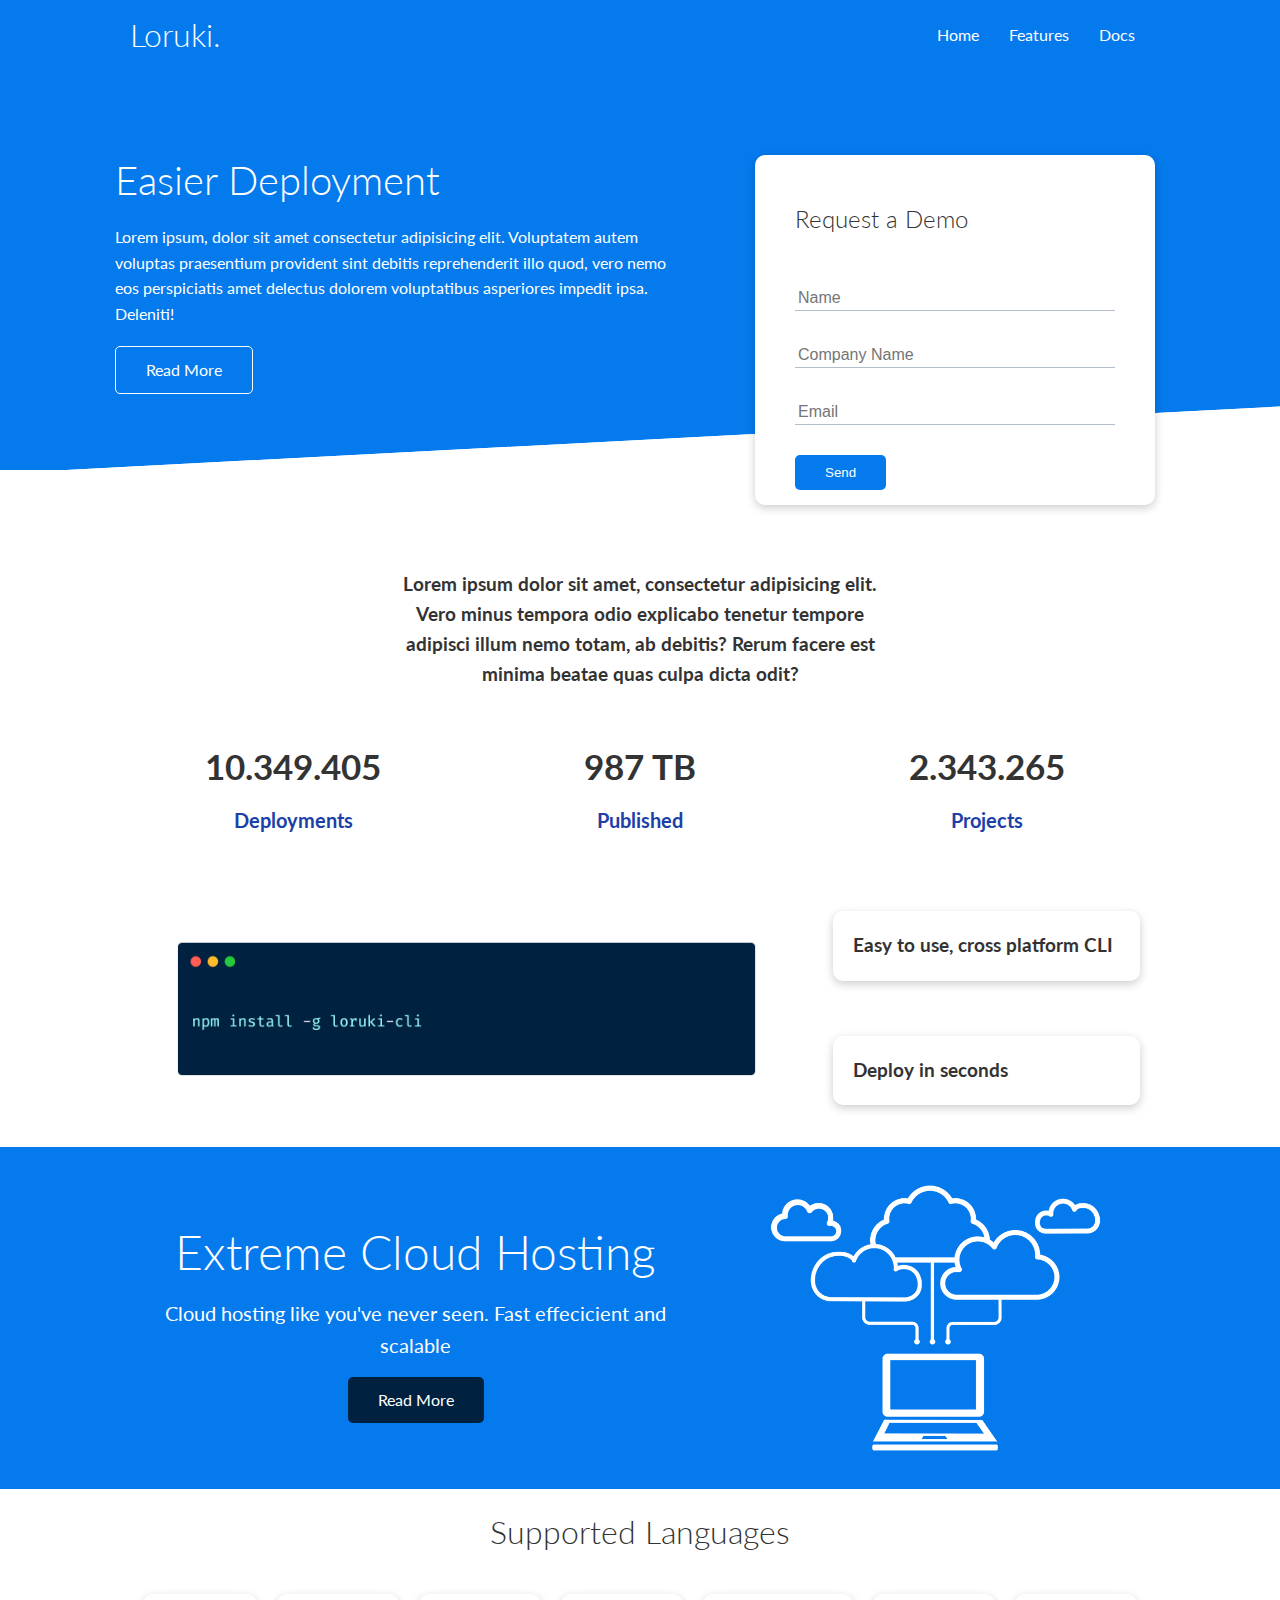
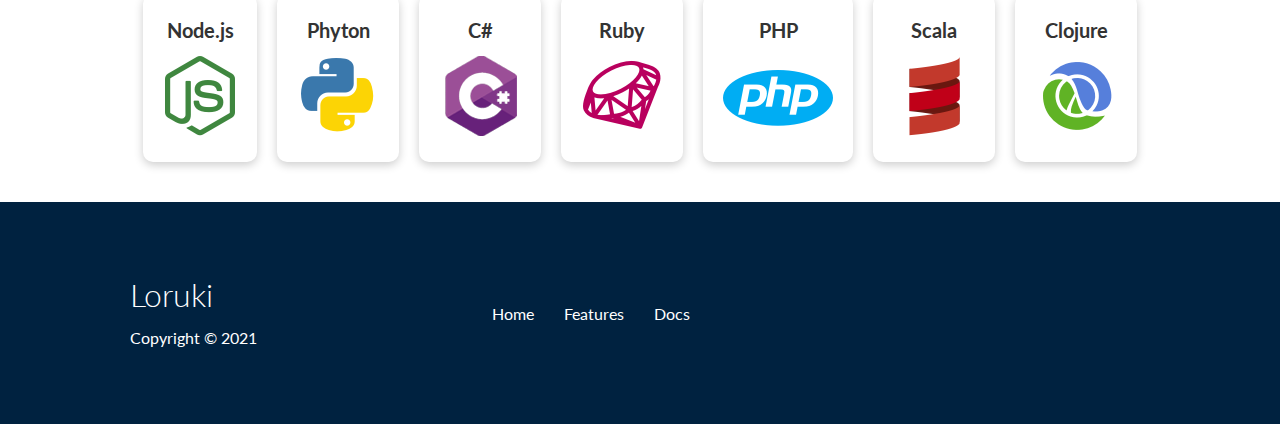
<file: html/index.html>
<!DOCTYPE html>
<html lang="en">
<head>
    <meta charset="UTF-8" />
    <meta name="viewport" content="width=device-width, initial-scale=1.0" />
    <title>Loruki | Resposive Website</title>
    <link rel="stylesheet" href="../css/utilities.css" />
    <link rel="stylesheet" href="../css/style.css" />
    <link rel="stylesheet" href="https://cdnjs.cloudflare.com/ajax/libs/font-awesome/5.15.3/css/all.min.css" integrity="sha512-iBBXm8fW90+nuLcSKlbmrPcLa0OT92xO1BIsZ+ywDWZCvqsWgccV3gFoRBv0z+8dLJgyAHIhR35VZc2oM/gI1w==" crossorigin="anonymous" referrerpolicy="no-referrer" />
</head>
<body>
    <!-- Navbar -->
    <div class="navbar">
        <div class="container flex">
            <h1 class="logo">Loruki.</h1>
            <nav>
                <ul>
                    <li><a href="index.html">Home</a></li>
                    <li><a href="features.html">Features</a></li>
                    <li><a href="docs.html">Docs</a></li>
                </ul>
            </nav>
        </div>
    </div>

    <!-- Showcase -->
    <section class="showcase">
        <div class="container grid">
            <div class="showcase-text">
                <h1>Easier Deployment</h1>
                <p>Lorem ipsum, dolor sit amet consectetur adipisicing elit. Voluptatem autem voluptas praesentium provident sint debitis reprehenderit illo quod, vero nemo eos perspiciatis amet delectus dolorem voluptatibus asperiores impedit ipsa. Deleniti!</p>
                <a href="features.html" class="btn btn-outline">Read More</a>
            </div>

            <div class="showcase-form card">
                <h2>Request a Demo</h2>
                <form name="contact" method="POST" data-netlify="true" netlify-honeypot="bot-field">
                    <input type="hidden" name="form-name" value="contact">
                    <p class="hidden">
                        <label>Don't fill this out if you're human: <input name="bot-field" /></label>
                    </p>
                    <div class="form-control">
                        <input type="text" name="name" placeholder="Name" required>
                    </div>
                    <div class="form-control">
                        <input type="text" name="company" placeholder="Company Name" required>
                    </div>
                    <div class="form-control">
                        <input type="email" name="email" placeholder="Email" required>
                    </div>
                    <input type="submit" value="Send" class="btn btn-primary">
                </form>
            </div>
        </div>
    </section>

    <!-- Stats -->
    <section class="stats">
        <div class="container">
            <h3 class="stats-heading text-center my-1">
                Lorem ipsum dolor sit amet, consectetur adipisicing elit. Vero minus tempora odio explicabo tenetur tempore adipisci illum nemo totam, ab debitis? Rerum facere est minima beatae quas culpa dicta odit?
            </h3>

            <div class="grid grid-3 text-center my-4">
                <div>
                    <i class="fas fa-server fa-3x"></i>
                    <h3>10.349.405</h3>
                    <p class="text-secondary">Deployments</p>
                </div>
                <div>
                    <i class="fas fa-upload fa-3x"></i>
                    <h3>987 TB</h3>
                    <p class="text-secondary">Published</p>
                </div>
                <div>
                    <i class="fas fa-project-diagram fa-3x"></i>
                    <h3>2.343.265</h3>
                    <p class="text-secondary">Projects</p>
                </div>
            </div>
        </div>
    </section>

    <!-- Cli -->
    <section class="cli">
        <div class="container grid">
            <img src="../images/cli.png" alt="">
            <div class="card">
                <h3>Easy to use, cross platform CLI</h3>
            </div>
            <div class="card">
                <h3>Deploy in seconds</h3>
            </div>
        </div>
    </section>

    <!-- Cloud -->
    <section class="cloud bg-primary my-2 py-2">
        <div class="container grid">
            <div class="text-center">
                <h2 class="lg">Extreme Cloud Hosting</h2>
                <p class="lead my-1">Cloud hosting like you've never seen. Fast effecicient and scalable</p>
                <a href="features.html" class="btn btn-dark">Read More</a>
            </div>
            <img src="../images/cloud.png" alt="">
        </div>
    </section>

    <!-- Languages -->
    <section class="languages">
        <h2 class="md text-center my-2">
            Supported Languages
        </h2>
        <div class="container flex">
            <div class="card">
                <h4>Node.js</h4>
                <img src="../images/logos/node.png" alt="">
            </div>
            <div class="card">
                <h4>Phyton</h4>
                <img src="../images/logos/python.png" alt="">
            </div>
            <div class="card">
                <h4>C#</h4>
                <img src="../images/logos/csharp.png" alt="">
            </div>
            <div class="card">
                <h4>Ruby</h4>
                <img src="../images/logos/ruby.png" alt="">
            </div>
            <div class="card">
                <h4>PHP</h4>
                <img src="../images/logos/php.png" alt="">
            </div>
            <div class="card">
                <h4>Scala</h4>
                <img src="../images/logos/scala.png" alt="">
            </div>
            <div class="card">
                <h4>Clojure</h4>
                <img src="../images/logos/clojure.png" alt="">
            </div>
        </div>
    </section>

    <!-- Footer -->
    <footer class="footer bg-dark py-5">
        <div class="container grid grid-3">
            <div>
                <h1>Loruki</h1>
                <p>Copyright &copy; 2021</p>
            </div>
            <nav class="">
                <ul>
                    <li><a href="index.html">Home</a></li>
                    <li><a href="features.html">Features</a></li>
                    <li><a href="docs.html">Docs</a></li>
                </ul>
            </nav>
            <div class="social">
                <a href="#"><i class="fab fa-github fa-2x"></i></a>
                <a href="#"><i class="fab fa-facebook fa-2x"></i></a>
                <a href="#"><i class="fab fa-instagram fa-2x"></i></a>
                <a href="#"><i class="fab fa-twitter fa-2x"></i></a>
            </div>
        </div>
    </footer>
</body>
</html>
</file>
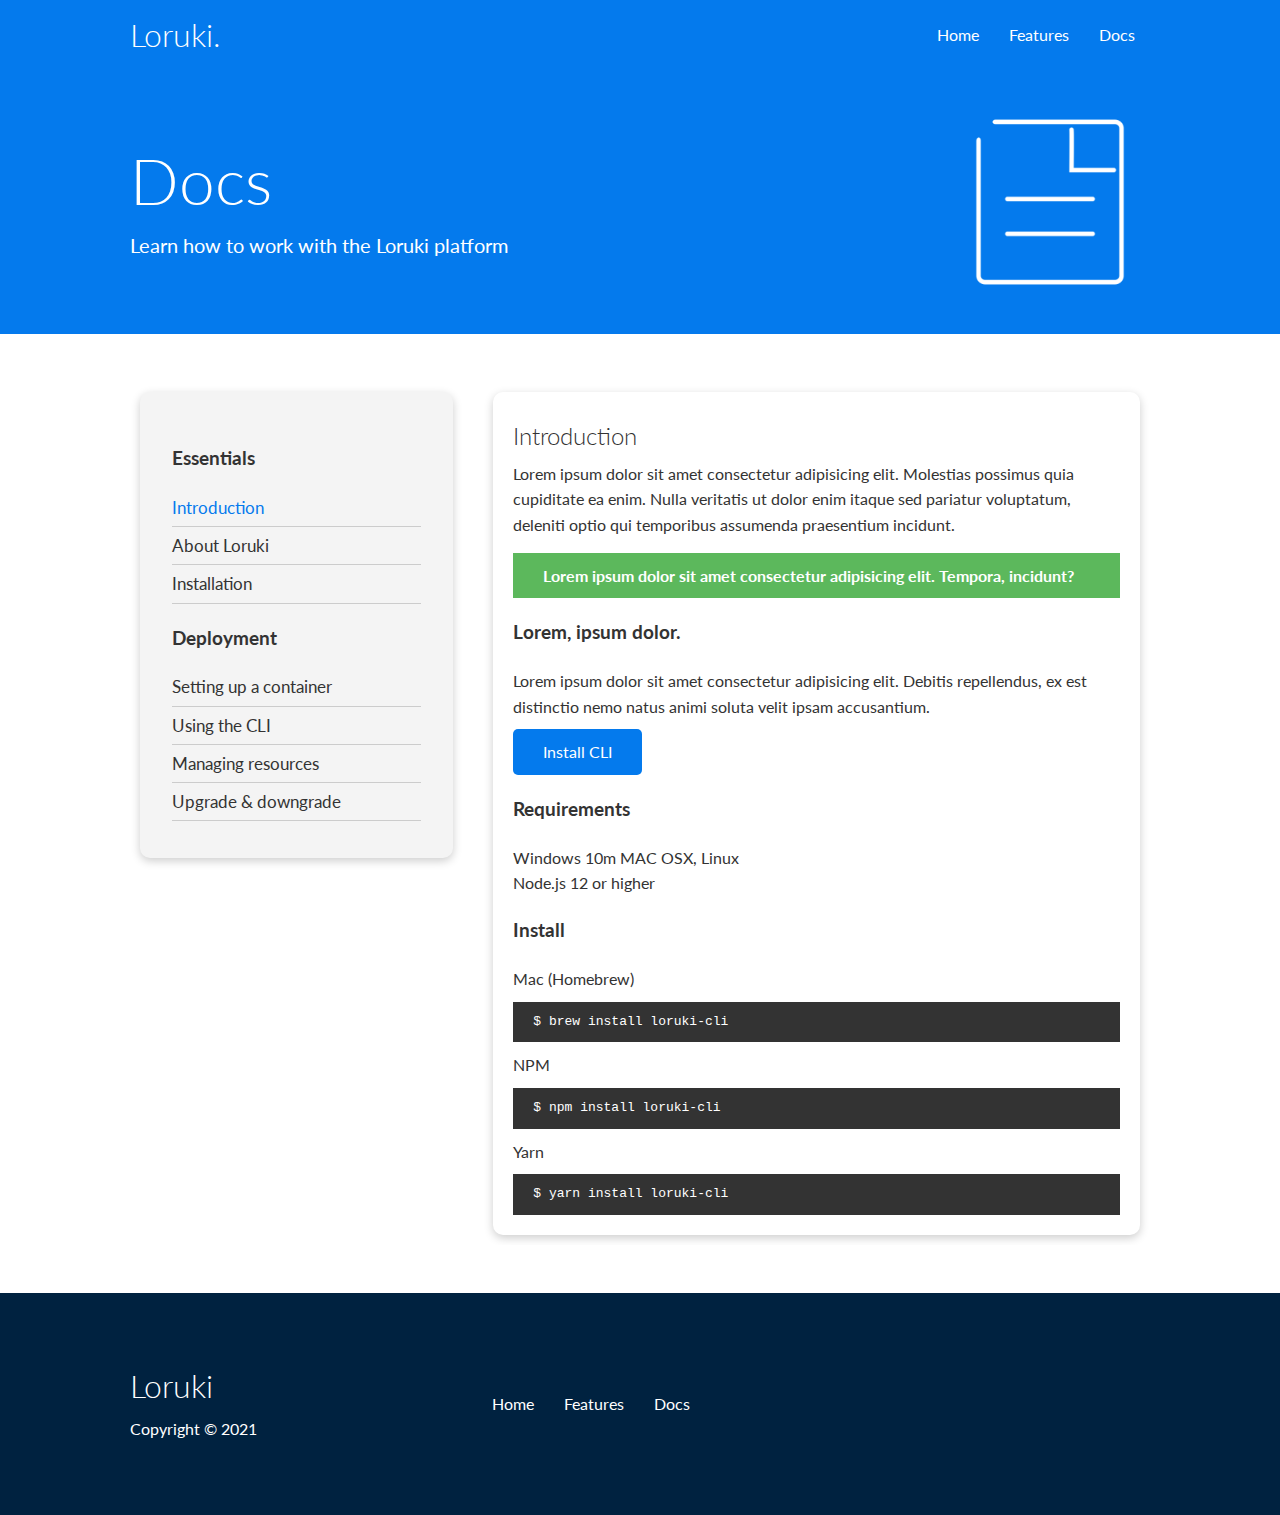
<file: html/docs.html>
<!DOCTYPE html>
<html lang="en">
<head>
    <meta charset="UTF-8" />
    <meta name="viewport" content="width=device-width, initial-scale=1.0" />
    <title>Loruki | Resposive Website</title>
    <link rel="stylesheet" href="../css/utilities.css" />
    <link rel="stylesheet" href="../css/style.css" />
    <link rel="stylesheet" href="https://cdnjs.cloudflare.com/ajax/libs/font-awesome/5.15.3/css/all.min.css" integrity="sha512-iBBXm8fW90+nuLcSKlbmrPcLa0OT92xO1BIsZ+ywDWZCvqsWgccV3gFoRBv0z+8dLJgyAHIhR35VZc2oM/gI1w==" crossorigin="anonymous" referrerpolicy="no-referrer" />
</head>
<body>
    <!-- Navbar -->
    <div class="navbar">
        <div class="container flex">
            <h1 class="logo">Loruki.</h1>
            <nav>
                <ul>
                    <li><a href="index.html">Home</a></li>
                    <li><a href="features.html">Features</a></li>
                    <li><a href="docs.html">Docs</a></li>
                </ul>
            </nav>
        </div>
    </div>

    <!-- Head -->
    <section class="docs-head bg-primary py-3">
        <div class="container grid">
            <div>
                <h1 class="xl">Docs</h1>
                <p class="lead">Learn how to work with the Loruki platform</p>
            </div>
            <img src="../images/docs.png" alt="">
        </div>
    </section>

    <!-- Docs Main -->
    <section class="docs-main my-4">
        <div class="container grid">
            <div class="card bg-light p-3">
                <h3 class="my-2">Essentials</h3>
                <nav>
                    <ul>
                        <li><a href="#" class="text-primary">Introduction</a></li>
                        <li><a href="#">About Loruki</a></li>
                        <li><a href="#">Installation</a></li>
                    </ul>
                </nav>

                <h3 class="my-2">Deployment</h3>
                <nav>
                    <ul>
                        <li><a href="#">Setting up a container</a></li>
						<li><a href="#">Using the CLI</a></li>
						<li><a href="#">Managing resources</a></li>
						<li><a href="#">Upgrade & downgrade</a></li>
                    </ul>
                </nav>
            </div>

            <div class="card">
                <h2>Introduction</h2>
                <p>Lorem ipsum dolor sit amet consectetur adipisicing elit. Molestias possimus quia cupiditate ea enim. Nulla veritatis ut dolor enim itaque sed pariatur voluptatum, deleniti optio qui temporibus assumenda praesentium incidunt.</p>
                <div class="alert alert-success">
                    <i class="fas fa-info"></i> Lorem ipsum dolor sit amet consectetur adipisicing elit. Tempora, incidunt?
                </div>
                <h3>Lorem, ipsum dolor.</h3>
                <p>Lorem ipsum dolor sit amet consectetur adipisicing elit. Debitis repellendus, ex est distinctio nemo natus animi soluta velit ipsam accusantium.</p>
                <a href="#" class="btn btn-primary">Install CLI</a>
                <h3>Requirements</h3>
                <ul>
                    <li>Windows 10m MAC OSX, Linux</li>
                    <li>Node.js 12 or higher</li>
                </ul>
                <h3>Install</h3>
                <p>Mac (Homebrew)</p>
                <pre><code>$ brew install loruki-cli</code></pre>
                <p>NPM</p>
                <pre><code>$ npm install loruki-cli</code></pre>
                <p>Yarn</p>
                <pre><code>$ yarn install loruki-cli</code></pre>
            </div>
        </div>
    </section>

    <!-- Footer -->
    <footer class="footer bg-dark py-5">
        <div class="container grid grid-3">
            <div>
                <h1>Loruki</h1>
                <p>Copyright &copy; 2021</p>
            </div>
            <nav class="">
                <ul>
                    <li><a href="index.html">Home</a></li>
                    <li><a href="features.html">Features</a></li>
                    <li><a href="docs.html">Docs</a></li>
                </ul>
            </nav>
            <div class="social">
                <a href="#"><i class="fab fa-github fa-2x"></i></a>
                <a href="#"><i class="fab fa-facebook fa-2x"></i></a>
                <a href="#"><i class="fab fa-instagram fa-2x"></i></a>
                <a href="#"><i class="fab fa-twitter fa-2x"></i></a>
            </div>
        </div>
    </footer>
</body>
</html>
</file>
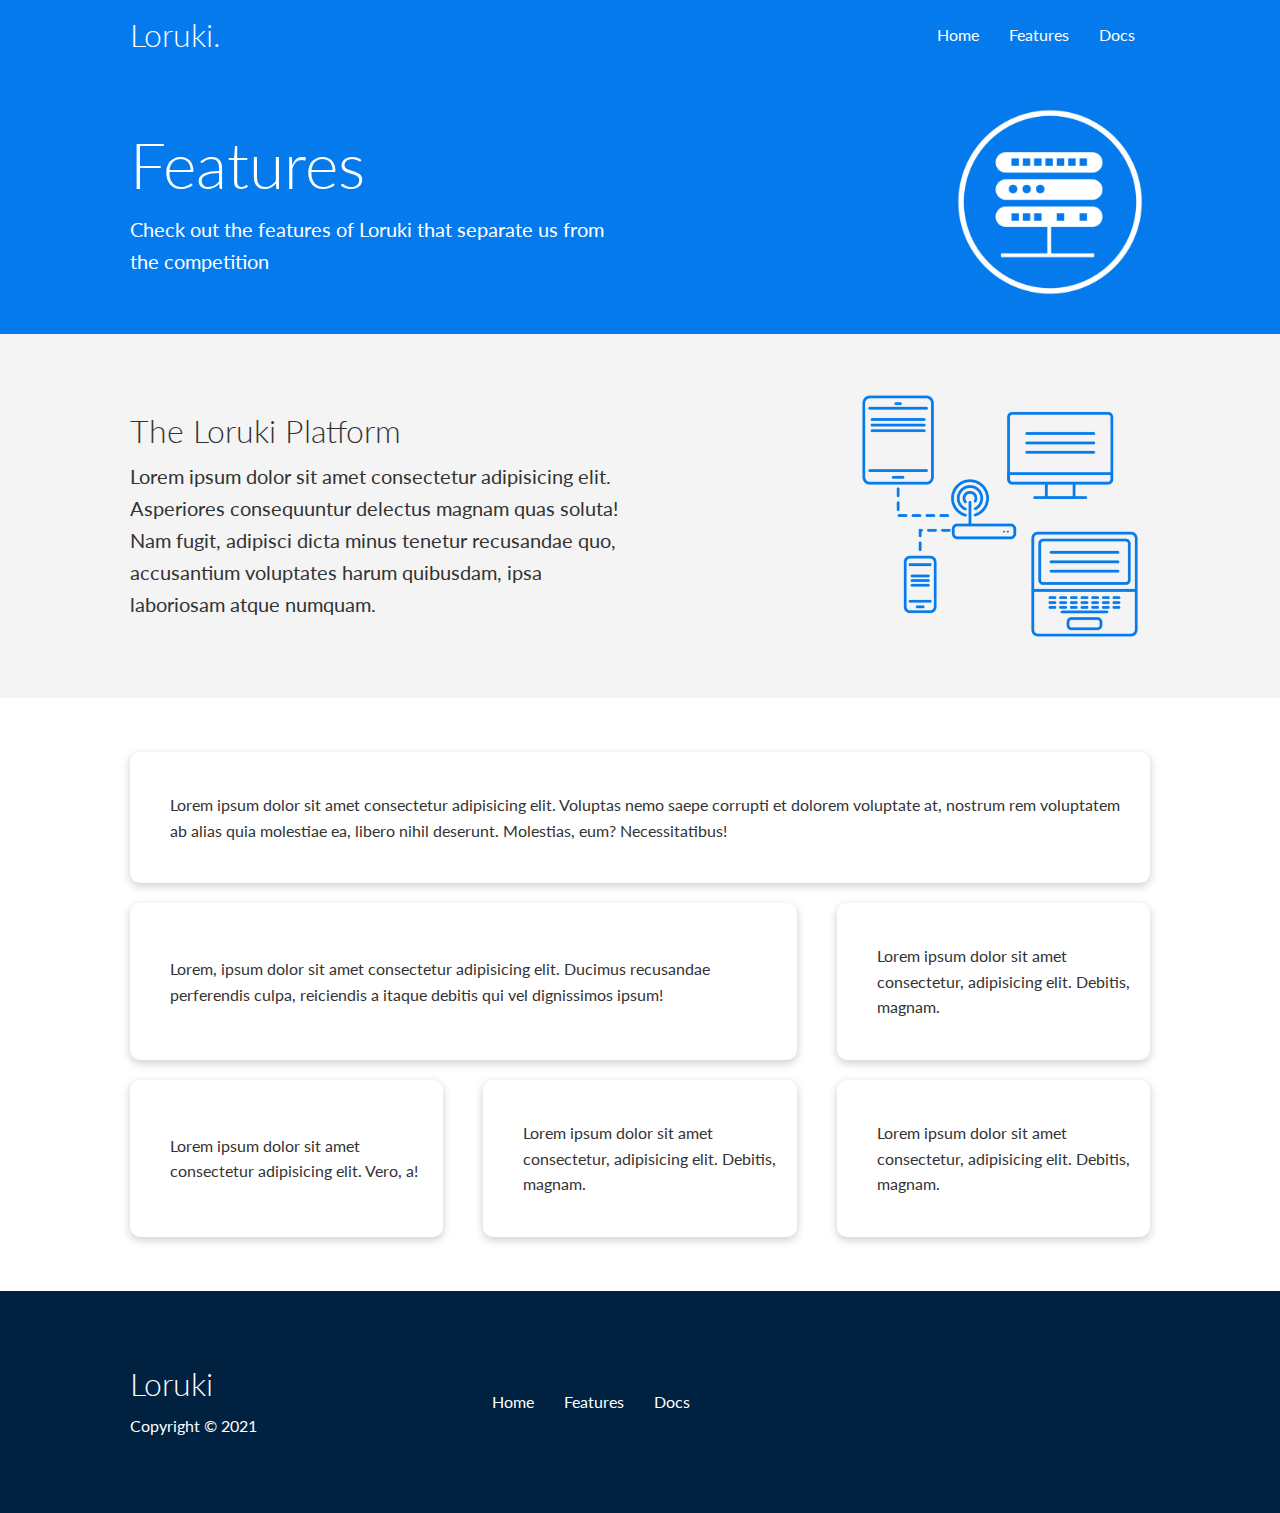
<file: html/features.html>
<!DOCTYPE html>
<html lang="en">
<head>
    <meta charset="UTF-8" />
    <meta name="viewport" content="width=device-width, initial-scale=1.0" />
    <title>Loruki | Resposive Website</title>
    <link rel="stylesheet" href="../css/utilities.css" />
    <link rel="stylesheet" href="../css/style.css" />
    <link rel="stylesheet" href="https://cdnjs.cloudflare.com/ajax/libs/font-awesome/5.15.3/css/all.min.css" integrity="sha512-iBBXm8fW90+nuLcSKlbmrPcLa0OT92xO1BIsZ+ywDWZCvqsWgccV3gFoRBv0z+8dLJgyAHIhR35VZc2oM/gI1w==" crossorigin="anonymous" referrerpolicy="no-referrer" />
</head>
<body>
    <!-- Navbar -->
    <div class="navbar">
        <div class="container flex">
            <h1 class="logo">Loruki.</h1>
            <nav>
                <ul>
                    <li><a href="index.html">Home</a></li>
                    <li><a href="features.html">Features</a></li>
                    <li><a href="docs.html">Docs</a></li>
                </ul>
            </nav>
        </div>
    </div>

    <!-- Head -->
    <section class="features-head bg-primary py-3">
        <div class="container grid">
            <div>
                <h1 class="xl">Features</h1>
                <p class="lead">Check out the features of Loruki that separate us from the competition</p>
            </div>
            <img src="../images/server.png" alt="">
        </div>
    </section>

    <!-- Subhead -->
    <section class="features-sub-head bg-light py-3">
        <div class="container grid">
            <div>
                <h1 class="md">The Loruki Platform</h1>
                <p class="lead">Lorem ipsum dolor sit amet consectetur adipisicing elit. Asperiores consequuntur delectus magnam quas soluta! Nam fugit, adipisci dicta minus tenetur recusandae quo, accusantium voluptates harum quibusdam, ipsa laboriosam atque numquam.</p>
            </div>
            <img src="../images/server2.png" alt="">
        </div>
    </section>

    <section class="features-main my-2">
        <div class="container grid grid-3">
            <div class="card flex">
                <i class="fas fa-server fa-3x"></i>
                <p>Lorem ipsum dolor sit amet consectetur adipisicing elit. Voluptas nemo saepe corrupti et dolorem voluptate at, nostrum rem voluptatem ab alias quia molestiae ea, libero nihil deserunt. Molestias, eum? Necessitatibus!</p>
            </div>
            <div class="card flex">
                <i class="fas fa-network-wired fa-3x"></i>
                <p>
                    Lorem, ipsum dolor sit amet consectetur adipisicing elit. Ducimus
                    recusandae perferendis culpa, reiciendis a itaque debitis qui vel
                    dignissimos ipsum!
                </p>
            </div>
            <div class="card flex">
                <i class="fas fa-laptop-code fa-3x"></i>
                <p>
                    Lorem ipsum dolor sit amet consectetur, adipisicing elit. Debitis,
                    magnam.
                </p>
            </div>
            <div class="card flex">
                <i class="fas fa-database fa-3x"></i>
                <p>
                    Lorem ipsum dolor sit amet consectetur adipisicing elit. Vero, a!
                </p>
            </div>
            <div class="card flex">
                <i class="fas fa-power-off fa-3x"></i>
                <p>
                    Lorem ipsum dolor sit amet consectetur, adipisicing elit. Debitis,
                    magnam.
                </p>
            </div>
            <div class="card flex">
                <i class="fas fa-upload fa-3x"></i>
                <p>
                    Lorem ipsum dolor sit amet consectetur, adipisicing elit. Debitis,
                    magnam.
                </p>
            </div>
        </div>
    </section>

    <!-- Footer -->
    <footer class="footer bg-dark py-5">
        <div class="container grid grid-3">
            <div>
                <h1>Loruki</h1>
                <p>Copyright &copy; 2021</p>
            </div>
            <nav class="">
                <ul>
                    <li><a href="index.html">Home</a></li>
                    <li><a href="features.html">Features</a></li>
                    <li><a href="docs.html">Docs</a></li>
                </ul>
            </nav>
            <div class="social">
                <a href="#"><i class="fab fa-github fa-2x"></i></a>
                <a href="#"><i class="fab fa-facebook fa-2x"></i></a>
                <a href="#"><i class="fab fa-instagram fa-2x"></i></a>
                <a href="#"><i class="fab fa-twitter fa-2x"></i></a>
            </div>
        </div>
    </footer>
</body>
</html>
</file>
<file: css/utilities.css>
/* Utilities */
.container{
    max-width: 1100px;
    margin: 0 auto;
    overflow: auto;
    padding: 0 40px;
}

.card{
    background-color: #fff;
    color: #333;
    border-radius: 10px;
    box-shadow: 0 3px 10px rgba(0, 0, 0, 0.2);
    padding: 20px;
    margin: 10px;
}

.btn{
    display: inline-block;
    padding: 10px 30px;
    cursor: pointer;
    background-color: var(--primary-color);
    color: #fff;
    border: none;
    border-radius: 5px;
}

.btn-outline{
    background-color: transparent;
    border: 1px #fff solid;
}

.btn:hover{
    transform: scale(0.98);
}

/* Backgrounds & colored buttons */
.bg-primary, .btn-primary{
    background-color: var(--primary-color);
    color: #fff;
}

.bg-secondary, .btn-secondary{
    background-color: var(--secondary-color);
    color: #fff;
}

.bg-dark, .btn-dark{
    background-color: var(--dark-color);
    color: #fff;
}

.bg-light, .btn-light{
    background-color: var(--light-color);
    color: #333;
}

.bg-primary a, .btn-primary a, .bg-secondary a , .btn-secondary a, .bg-dark a, .btn-dark a{
    color: #fff;
}

/* Text Colors */
.text-primary{
    color: var(--primary-color);
}

.text-secondary{
    color: var(--secondary-color);
}

.text-dark{
    color: var(--dark-color);
}

.text-light{
    color: var(--light-color);
}

/* Text sizes */
.lead{
    font-size: 20px;
}

.sm{
    font-size: 1rem;
}

.md{
    font-size: 2rem;
}

.lg{
    font-size: 3rem;
}

.xl{
    font-size: 4rem;
}

.text-center{
    text-align: center;
}

/* Alert */
.alert{
    background-color: var(--light-color);
    padding: 10px 20px;
    font-weight: bold;
    margin:  15px 0;
}

.alert i{
    margin-right: 10px;
}

.alert-success{
    background-color: var(--success-color);
    color: #fff;
}

.alert-error{
    background-color: var(--error-color);
    color: #fff;
}

.flex{
    display: flex;
    justify-content: center;
    align-items: center;
    height: 100%;
}

.grid{
    display: grid;
    grid-template-columns: repeat(2, 1fr);
    gap: 20px;
    justify-content: center;
    align-items: center;
    height: 100%;
}

.grid-3{
    grid-template-columns: repeat(3, 1fr);
}

/* Margin */
.my-1{
    margin: 1rem 0;
}

.my-2{
    margin: 1.5rem 0;
}

.my-3{
    margin: 2rem 0;
}

.my-4{
    margin: 3rem 0;
}

.my-5{
    margin: 4rem 0;
}

.m-1{
    margin: 1rem;
}

.m-2{
    margin: 1.5rem;
}

.m-3{
    margin: 2rem;
}

.m-4{
    margin: 3rem;
}

.m-5{
    margin: 4rem;
}

/* Padding */
.py-1{
    padding: 1rem 0;
}

.py-2{
    padding: 1.5rem 0;
}

.py-3{
    padding: 2rem 0;
}

.py-4{
    padding: 3rem 0;
}

.py-5{
    padding: 4rem 0;
}

.p-1{
    padding: 1rem;
}

.p-2{
    padding: 1.5rem;
}

.p-3{
    padding: 2rem;
}

.p-4{
    padding: 3rem;
}

.p-5{
    padding: 4rem;
}
</file>
<file: css/style.css>
@import url('https://fonts.googleapis.com/css2?family=Lato:wght@300&display=swap');

:root {
    --primary-color: #047aed;
    --secondary-color: #1c3fa8;
    --dark-color: #002240;
    --light-color: #f4f4f4;
    --success-color: #5cb85c;
    --error-color: #d9534f;
}

* {
    box-sizing: border-box;
    padding: 0;
    margin: 0;
}

body{
    background-color: #fff;
    font-family: "Lato", sans-serif;
    color: #333;
    line-height: 1.6;
}

ul{
    list-style-type: none;
}

a{
    text-decoration: none;
    color: #333;
}

h1, h2{
    font-weight: 300;
    line-height: 1.2;
    margin: 10px 0;
}

p{
    margin: 10px 0;
}

img{
   width: 100%; 
}

code, pre{
    background-color: #333;
    color: #fff;
    padding: 10px;
}

.hidden{
    visibility: hidden;
    height: 0;
}

.navbar{
    background-color: var(--primary-color);
    color: #fff;
    height: 70px;
}

.navbar ul{
    display: flex;
}

.navbar a{
    color: #fff;
    padding: 10px;
    margin: 0 5px;
}

.navbar a:hover{
    border-bottom: 2px #fff solid;
}

.navbar .flex{
    justify-content: space-between;
}

/* Showcase */
.showcase{
    height: 400px;
    background-color: var(--primary-color);
    color: #fff;
    position: relative;
}

.showcase h1{
    font-size: 40px;
}

.showcase p{
    margin: 20px 0;
}

.showcase .grid{
    overflow: visible;
    grid-template-columns: 55% 45%;
    gap: 30px;
}

.showcase-text{
    animation: slideInFromLeft 1s ease-in;
}

.showcase-form{
    position: relative;
    top: 60px;
    height: 350px;
    width: 400px;
    padding: 40px;
    z-index: 100;
    justify-self: flex-end;
    animation: slideInFromRight 1s ease-in;
}

.showcase-form .form-control{
    margin: 30px 0;
}

.showcase-form input[type="text"], .showcase-form input[type="email"]{
    border: 0;
    border-bottom: 1px #b4becb solid;
    width: 100%;
    padding: 3px;
    font-size: 16px;
}

.showcase-form input:focus{
    outline: none;
}

.showcase::before, .showcase::after{
    content: "";
    position: absolute;
    height: 100px;
    bottom: -70px;
    right: 0;
    left: 0;
    background-color:#fff;
    transform: skewY(-3deg);
    -webkit-transform: skewY(-3deg);
    -moz-transform: skewY(-3deg);
    -ms-transform: skewY(-3deg);
}

/* Stats */
.stats{
    padding-top: 100px;
    animation: slideInFromBottom 1s ease-in;
}

.stats-heading{
    max-width: 500px;
    margin: auto;
}

.stats .grid h3{
    font-size: 35px;
}

.stats .grid p{
    font-size: 20px;
    font-weight: bold;
}

/* Cli */
.cli .grid{
    grid-template-columns: repeat(3, 1fr);
    grid-template-rows: repeat(2, 1fr);
}

.cli .grid > *:first-child{
    grid-column: 1/ span 2;
    grid-row: 1 / span 2;
}

/* Cloud */
.cloud .grid{
    grid-template-columns: 4fr 3fr;
}

/* Languages */

.languages .flex{
    flex-wrap: wrap;
}

.languages .card{
    text-align: center;
    margin: 18px 10px 40px;
    transition: transform 0.2s ease-in;
}

.languages .card h4{
    font-size: 20px;
    margin-bottom: 10px;
}

.languages .card:hover{
    transform: translateY(-15px);
}

/* Features */
.features-head img, .docs-head img{
    width: 200px;
    justify-self: flex-end;
}

.features-sub-head img{
    width: 300px;
    justify-self: flex-end;
}

.features-main .card > i{
    margin-right: 20px;
}

.features-main .grid{
    padding: 30px;
}

.features-main .grid > *:first-child{
    grid-column: 1/ span 3;
}

.features-main .grid > *:nth-child(2){
    grid-column: 1/ span 2;
}

/* Docs */
.docs-main h3{
    margin: 20px 0;
}

.docs-main .grid{
    grid-template-columns: 1fr 2fr;
    align-items: flex-start;
}

.docs-main nav li{
    font-size: 17px;
    padding-bottom: 5px;
    margin-bottom: 5px;
    border-bottom: 1px #ccc solid;
}

.docs-main ul a:hover{
    font-weight: bold;
}

/* Footer */
.footer .social a{
    margin: 0 10px;
}

.footer nav ul{
    display: flex;
}

.footer nav a{
    padding: 10px;
    margin: 0 5px;
}

.footer nav a:hover{
    border-bottom: 2px #fff solid;
}

/* Animations */
@keyframes slideInFromLeft{
    0%{
        transform: translateX(-100%);
    }

    100%{
        transform: translateX(0);
    }
}

@keyframes slideInFromRight{
    0%{
        transform: translateX(100%);
    }

    100%{
        transform: translateX(0);
    }
}

@keyframes slideInFromTop{
    0%{
        transform: translateY(-100%);
    }

    100%{
        transform: translateY(0);
    }
}

@keyframes slideInFromBottom{
    0%{
        transform: translateY(100%);
    }

    100%{
        transform: translateY(0);
    }
}

/* Tablests and under */

@media(max-width: 768px){

    .grid, .showcase .grid, .stats .grid, .cli .grid, .cloud .grid, .features-main .grid, .docs-main .grid{
        grid-template-columns: 1fr;
        grid-template-rows: 1fr;
    }

    .cli .grid > *:first-child{
        grid-column: 1;
        grid-row: 1;
    }

    .cli .card{
        text-align: center;
    }

    .features-head, .features-sub-head, .docs-head{
        text-align: center;
    }

    .features-head img, .features-sub-head img, .docs-head img{
        justify-self: center;
    }

    .features-main .grid > *:first-child, .features-main .grid > *:nth-child(2){
        grid-column: 1;
    }

    .showcase{
        height: auto;
    }

    .showcase-text{
        text-align: center;
        margin-top: 40px;
        animation: slideInFromTop 1s ease-in;
    }

    .showcase-form{
        justify-self: center;
        margin: auto;
        animation: slideInFromBottom 1s ease-in;
    }

    .footer nav ul{
        display:flex;
    }

    .footer nav a{
        padding: 0;
        margin: 0 10px 0 0;
    }

    .footer .social a{
        margin: 0;
        padding: 0;
        margin-right: 10px;
    }
}

/* Mobile */

@media(max-width: 500px){

    .navbar{
        height: 110px;
    }

    .navbar .flex{
        flex-direction: column;
    }

    .navbar ul{
        padding: 10px;
        background-color: rgba(0, 0, 0, 0.1);
    }

}
</file>
